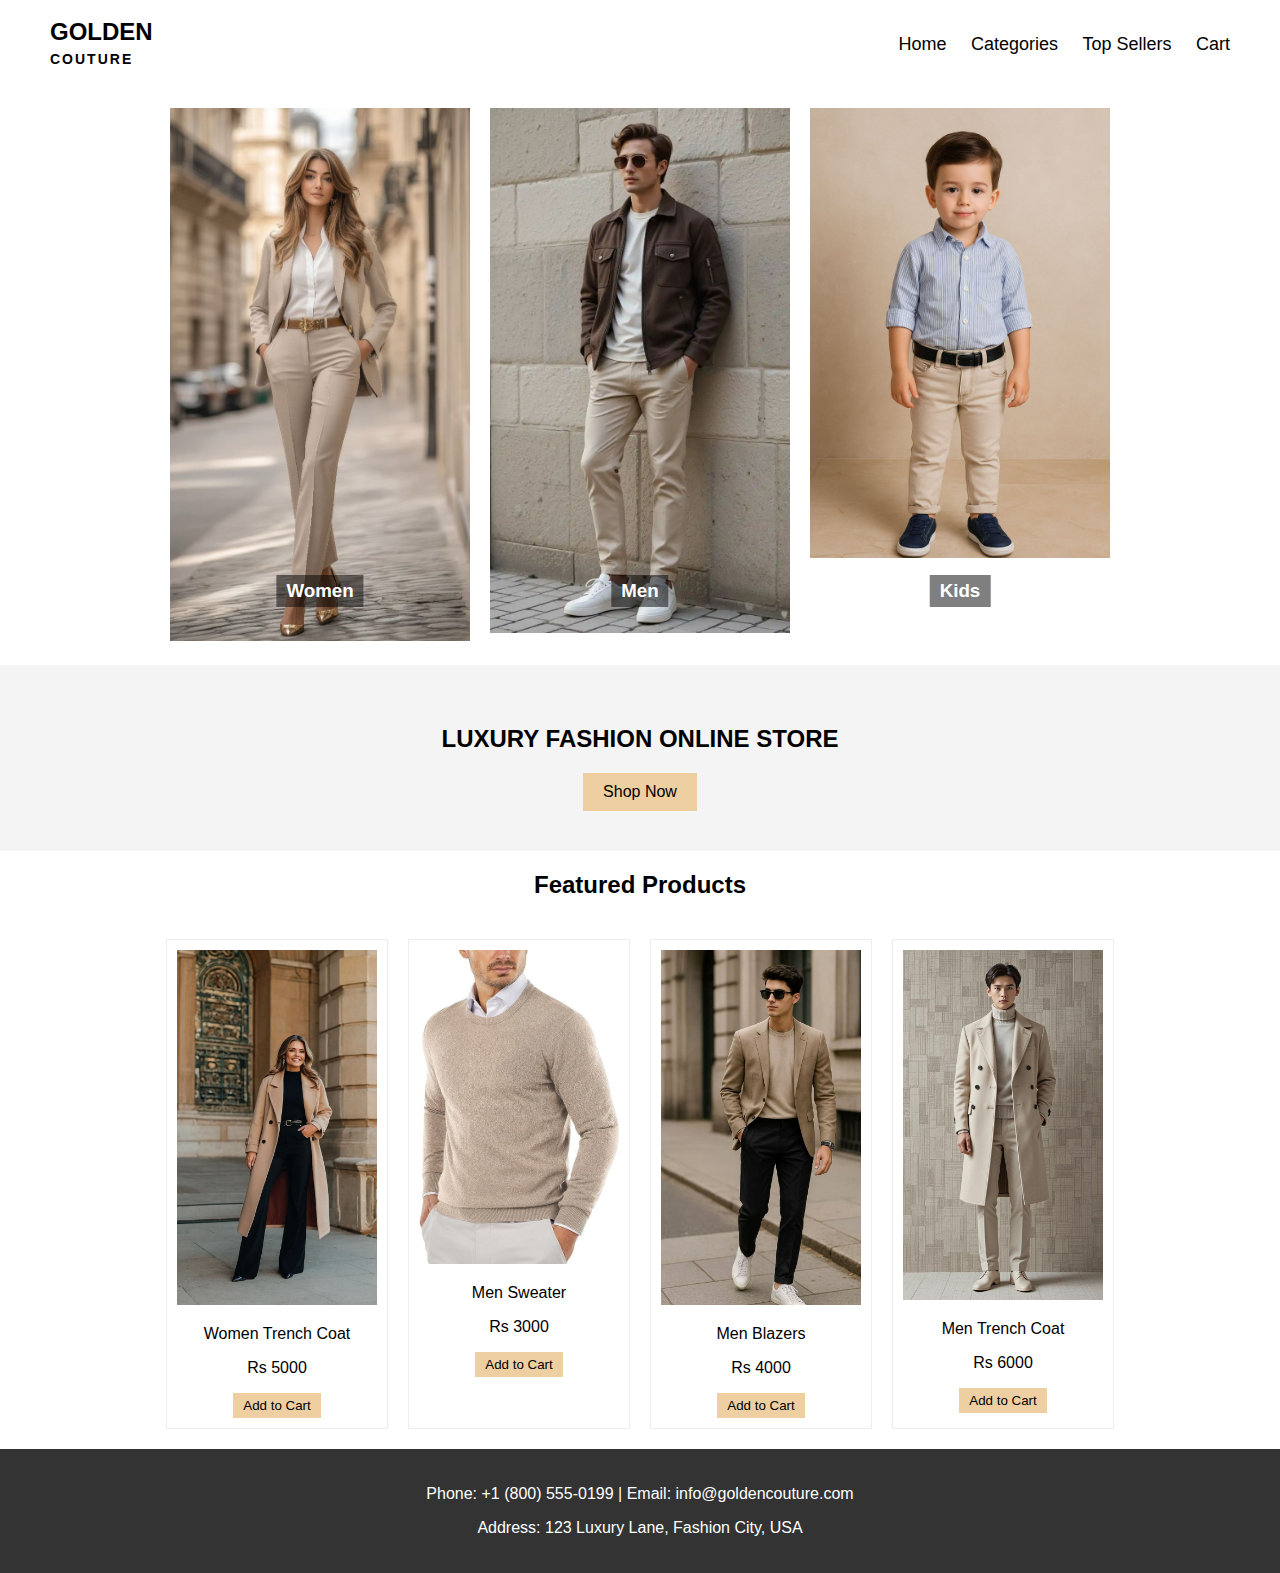
<file: index.html>
<!DOCTYPE html>
<html>
<head>
    <title>Home - Golden Couture</title>
    <link rel="stylesheet" href="home.css">
</head>
<body>

    <div class="nav">
        <div class="logo">
            <h1>GOLDEN<br><span>COUTURE</span></h1>
        </div>
        <div class="links">
            <a href="index.html">Home</a>
            <a href="categories.html">Categories</a>
            <a href="topsellers.html">Top Sellers</a>
            <a href="cart.html">Cart</a>
        </div>
    </div>

     

    <div class="hero">
        <div class="catbox">
            <img src="women.jpeg" alt="Women">
            <h3>Women</h3>
        </div>
        <div class="catbox">
            <img src="men.jpeg" alt="Men">
            <h3>Men</h3>
        </div>
        <div class="catbox">
            <img src="kids.jpeg" alt="Kids">
            <h3>Kids</h3>
        </div>
    </div>

    <div class="banner">
        <h2>LUXURY FASHION ONLINE STORE</h2>
        <button class="shopbtn" onclick="goToCategories()">Shop Now</button>
    </div>

    <h2 style="text-align: center;">Featured Products</h2>

    <div class="items">
        <div class="itembox">
            <img src="women trench coat.jpeg" alt="Coat">
            <p>Women Trench Coat</p>
            <p>Rs 5000</p>
            <button class="addbtn" onclick="addToCart()">Add to Cart</button>
        </div>

        <div class="itembox">
            <img src="men sweater.jpeg" alt="Sweater">
            <p>Men Sweater</p>
            <p>Rs 3000</p>
            <button class="addbtn" onclick="addToCart()">Add to Cart</button>
        </div>

        <div class="itembox">
            <img src="men blazzer.jpeg" alt="Blazer">
            <p>Men Blazers</p>
            <p>Rs 4000</p>
            <button class="addbtn" onclick="addToCart()">Add to Cart</button>
        </div>

        <div class="itembox">
            <img src="men trench coat.jpeg" alt="Coat">
            <p>Men Trench Coat</p>
            <p>Rs 6000</p>
            <button class="addbtn" onclick="addToCart()">Add to Cart</button>
        </div>
    </div>

    <div class="footer">
        <p>Phone: +1 (800) 555-0199 | Email: info@goldencouture.com</p>
        <p>Address: 123 Luxury Lane, Fashion City, USA</p>
    </div>

    <script>
        function goToCategories() {
            console.log("Shop Now Button Clicked");
            window.location.href = "categories.html";
        }

        function addToCart() {
            alert("Item added to cart successfully!");
        }

    </script>

</body>
</html>
</file>
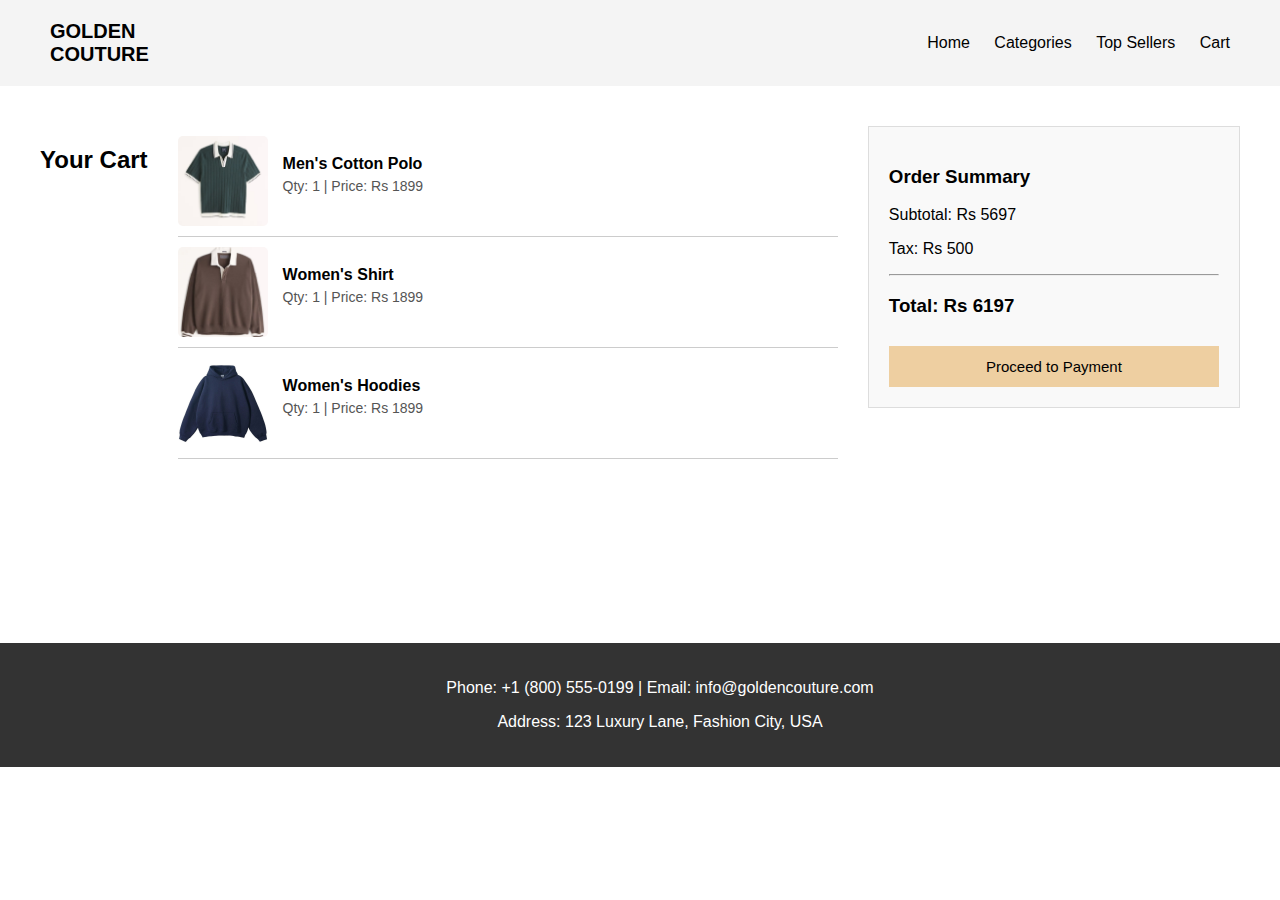
<file: cart.html>
<!DOCTYPE html>
<html>
<head>
    <title>Cart - Golden Couture</title>
    <link rel="stylesheet" href="cart.css">
</head>
<body>

    <div class="navbar">
        <div class="logo"><h1>GOLDEN<br><span>COUTURE</span></h1></div>
        <div class="navlinks">
            <a href="index.html">Home</a>
            <a href="categories.html">Categories</a>
            <a href="topsellers.html">Top Sellers</a>
            <a href="cart.html" class="active">Cart</a>
        </div>
    </div>

    <div class="cartcontainer">
        <h2>Your Cart</h2>
        
        <div class="cartitems">
            <div class="item">
                <img src="greenshirt.jpeg" alt="Item">
                <div class="details">
                    <h3>Men's Cotton Polo</h3>
                    <p>Qty: 1 | Price: Rs 1899</p>
                </div>
            </div>

            <div class="item">
                <img src="brownpolo.jpeg" alt="Item">
                <div class="details">
                    <h3>Women's Shirt</h3>
                    <p>Qty: 1 | Price: Rs 1899</p>
                </div>
            </div>

            <div class="item">
                <img src="bluehoodie.jpeg" alt="Item">
                <div class="details">
                    <h3>Women's Hoodies</h3>
                    <p>Qty: 1 | Price: Rs 1899</p>
                </div>
            </div>
        </div>

        <div class="summary">
            <h3>Order Summary</h3>
            <p>Subtotal: Rs 5697</p>
            <p>Tax: Rs 500</p>
            <hr>
            <h3>Total: Rs 6197</h3>
            <a href="payment.html">
                <button class="checkoutbtn">Proceed to Payment</button>
            </a>
        </div>
    </div>
    <br>
    <br>
    <br>
    <br>
    <br>
    <br>
    <br>
    <br>
    <div class="footer">
    <p>Phone: +1 (800) 555-0199 | Email: info@goldencouture.com</p>
    <p>Address: 123 Luxury Lane, Fashion City, USA</p>
</div>

    
    <script>
        console.log("Cart page loaded!");
    </script>

</body>
</html>
</file>
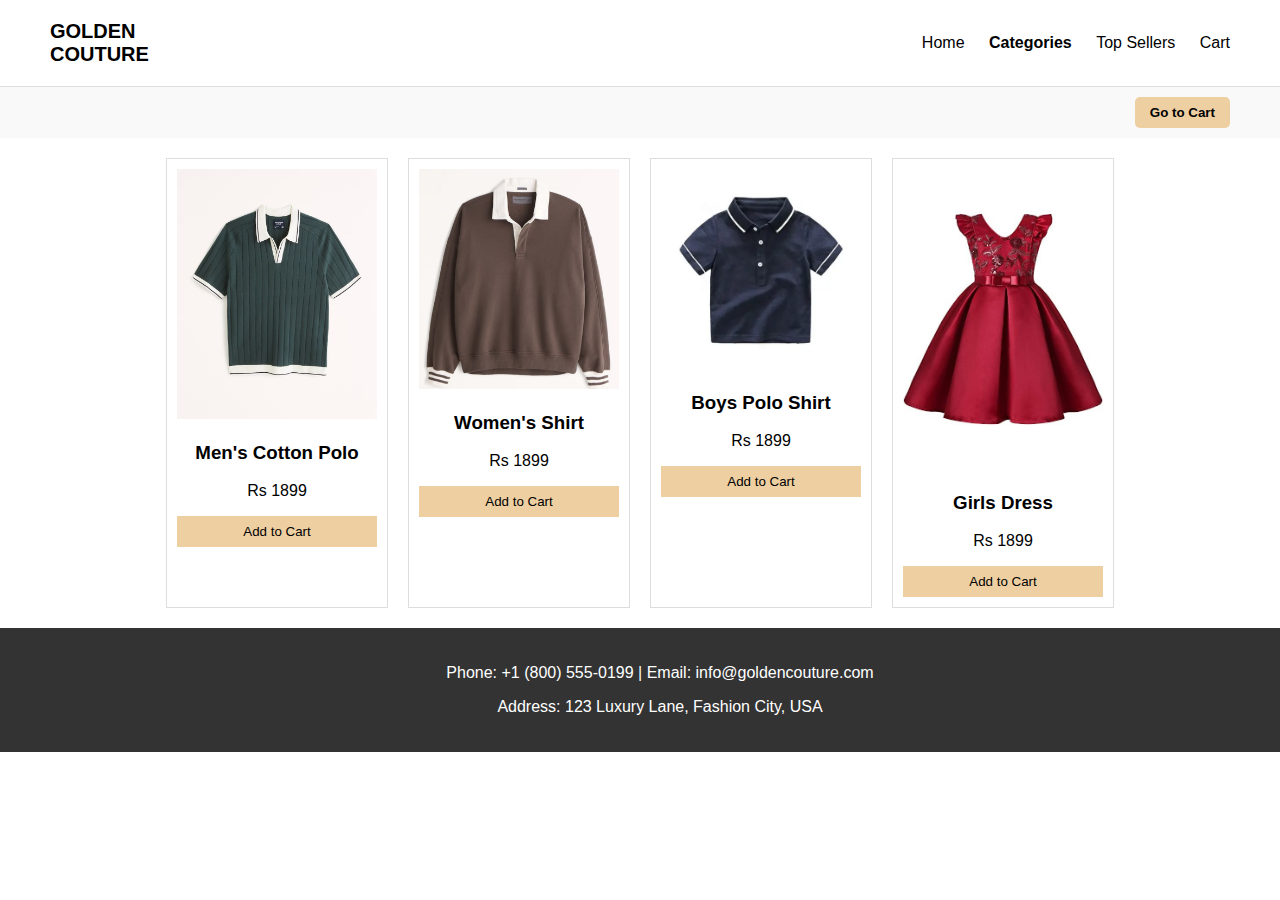
<file: categories.html>
<!DOCTYPE html>
<html>
<head>
    <title>Categories - Golden Couture</title>
    <link rel="stylesheet" href="categories.css">
</head>
<body>

    <div class="nav">
        <div class="logo">
            <h1>GOLDEN<br><span>COUTURE</span></h1>
        </div>

        <div class="links">
            <a href="index.html">Home</a>
            <a href="categories.html" class="active">Categories</a>
            <a href="topsellers.html">Top Sellers</a>
            <a href="cart.html">Cart</a>
        </div>
    </div>
    
     <div class="cartbuttoncontainer">
        <button onclick="goToCart()" class="cartbtn">Go to Cart</button>
    </div>


    <div class="main">

        <div class="grid">

            <div class="box">
                <img src="greenshirt.jpeg" alt="Polo">
                <h3>Men's Cotton Polo</h3>
                <p>Rs 1899</p>
                <button onclick="addToCart()">Add to Cart</button>
            </div>

            <div class="box">
                <img src="brownpolo.jpeg" alt="Shirt">
                <h3>Women's Shirt</h3>
                <p>Rs 1899</p>
                <button onclick="addToCart()">Add to Cart</button>
            </div>

            <div class="box">
                <img src="childblue.webp" alt="Polo Kids">
                <h3>Boys Polo Shirt</h3>
                <p>Rs 1899</p>
                <button onclick="addToCart()">Add to Cart</button>
            </div>

            <div class="box">
                <img src="redfrock.jpeg" alt="Dress">
                <h3>Girls Dress</h3>
                <p>Rs 1899</p>
                <button onclick="addToCart()">Add to Cart</button>
            </div>

        </div>
        <br>
        <br>
    </div>
    <div class="footer">
    <p>Phone: +1 (800) 555-0199 | Email: info@goldencouture.com</p>
    <p>Address: 123 Luxury Lane, Fashion City, USA</p>
</div>

    <script>
        function addToCart() {
            alert("Item added to cart successfully!");
        }
        
        function goToCart()
        {

            window.location.href="cart.html";
            console.log("Cart Button is Opened Successfully");


        }
    </script>


</body>
</html>
</file>
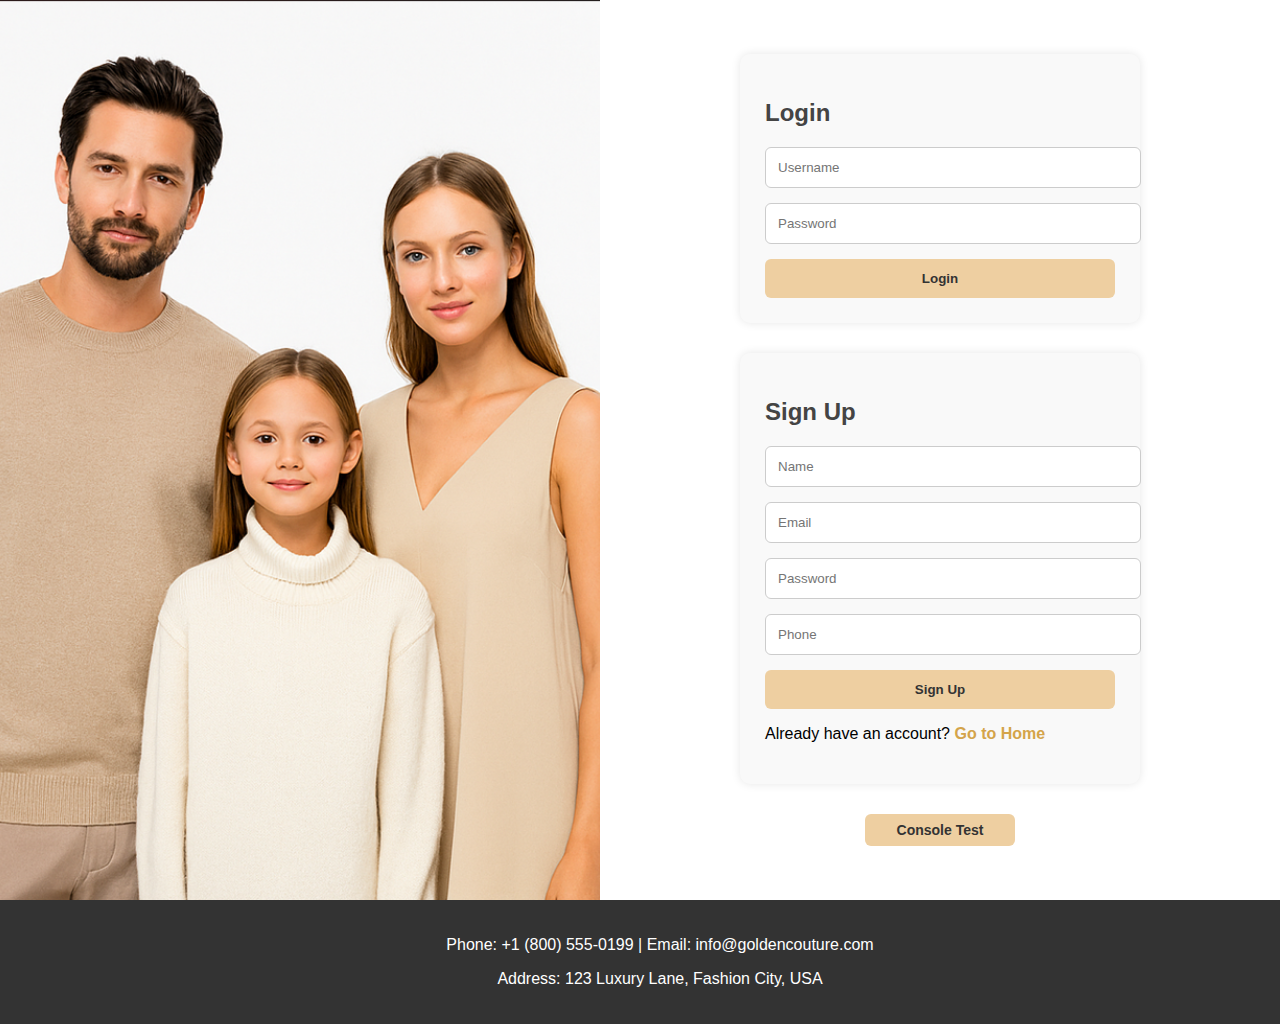
<file: login.html>
<!DOCTYPE html>
<html lang="en">
<head>
    <meta charset="UTF-8">
    <title>Login - Golden Couture</title>
    <link rel="stylesheet" href="login.css">
</head>
<body>

<div class="container">

    
    <div class="leftsection">
        <img src="login.png" alt="Login page image">
    </div>

    
    <div class="rightsection">

        <div class="formbox">
            <h2>Login</h2>
            <input type="text" class="inputfield" placeholder="Username">
            <input type="password" class="inputfield" placeholder="Password">

            
            <a href="index.html"><button class="btn">Login</button></a>
        </div>

        <div class="formbox">
            <h2>Sign Up</h2>
            <input type="text" class="inputfield" placeholder="Name">
            <input type="email" class="inputfield" placeholder="Email">
            <input type="text" class="inputfield" placeholder="Password">
            <input type="text" class="inputfield" placeholder="Phone">


            
            <a href="index.html"><button class="btn">Sign Up</button></a>

            <p>Already have an account? <a class="textlink" href="index.html">Go to Home</a></p>
        </div>

        <button class="btn" id="consolebtn" onclick="consoleClick()">Console Test</button>

    </div>

</div>

<div class="footer">
    <p>Phone: +1 (800) 555-0199 | Email: info@goldencouture.com</p>
    <p>Address: 123 Luxury Lane, Fashion City, USA</p>
</div>


<script>
    function consoleClick()
     {
        console.log("Console button clicked successfully!");
     }
</script>

</body>
</html>
</file>
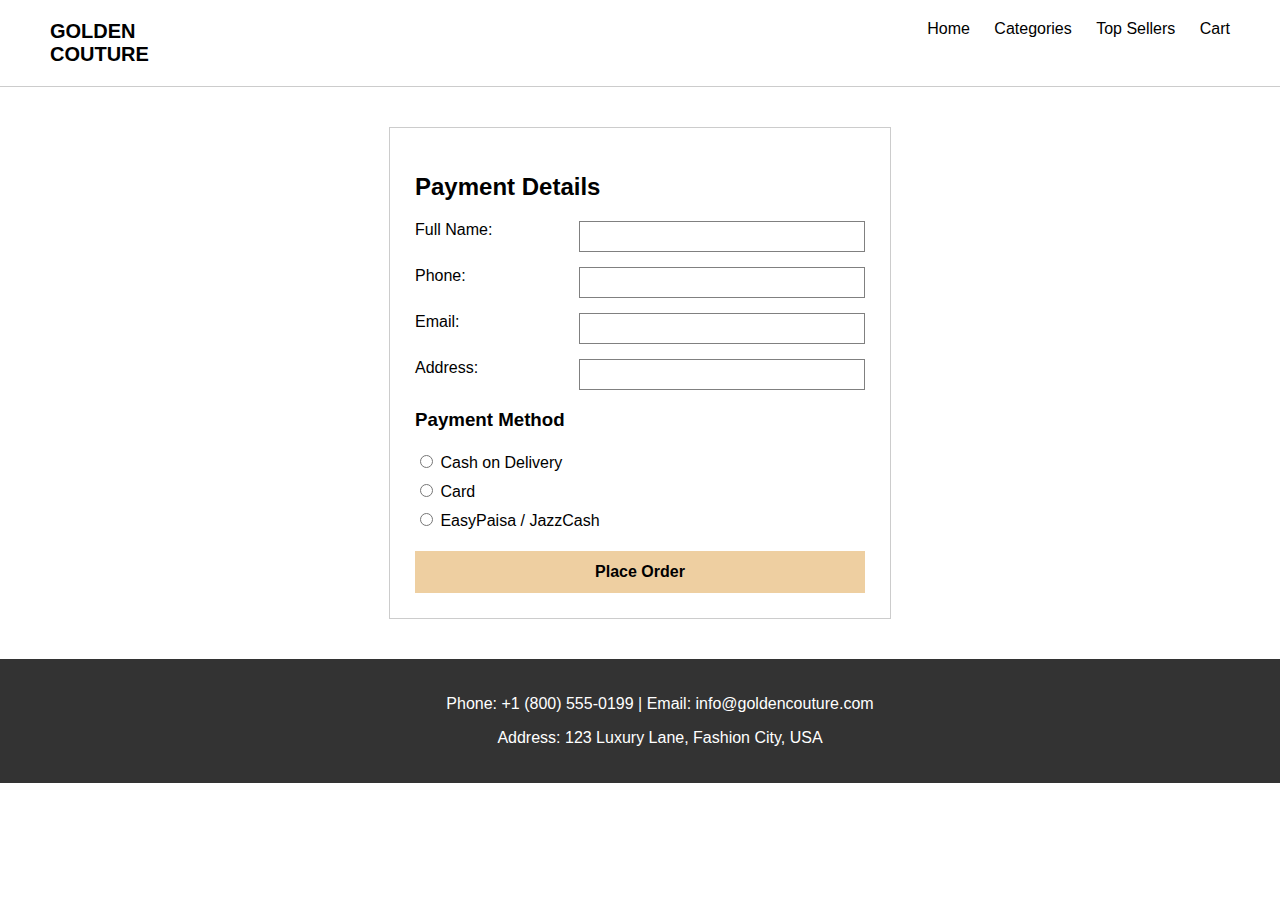
<file: payment.html>
<!DOCTYPE html>
<html>
<head>
    <title>Payment - Golden Couture</title>
    <link rel="stylesheet" href="payment.css">
</head>
<body>

    <div class="nav">
        <div class="logo"><h1>GOLDEN<br><span>COUTURE</span></h1></div>
        <div class="links">
            <a href="index.html">Home</a>
            <a href="categories.html">Categories</a>
            <a href="topsellers.html">Top Sellers</a>
            <a href="cart.html">Cart</a>
        </div>
    </div>

    <div class="box">
        <h2>Payment Details</h2>

        <form>
            <div class="row">
                <label>Full Name:</label>
                <input type="text" id="name">
            </div>

            <div class="row">
                <label>Phone:</label>
                <input type="text" id="phone">
            </div>

            <div class="row">
                <label>Email:</label>
                <input type="email" id="email">
            </div>

            <div class="row">
                <label>Address:</label>
                <input type="text" id="address">
            </div>

            <h3>Payment Method</h3>
            <div class="paybox">
                <label><input type="radio" name="pay"> Cash on Delivery</label><br>
                <label><input type="radio" name="pay"> Card</label><br>
                <label><input type="radio" name="pay"> EasyPaisa / JazzCash</label>
            </div>

            <button type="button" id="btn" onclick="placeOrder()">Place Order</button>
        </form>
    </div>

    <div class="footer">
    <p>Phone: +1 (800) 555-0199 | Email: info@goldencouture.com</p>
    <p>Address: 123 Luxury Lane, Fashion City, USA</p>
</div>

    <script>
        function placeOrder() {
            alert("Order Placed Successfully!");
            window.location.href = "index.html";
        }
    </script>

</body>
</html>
</file>
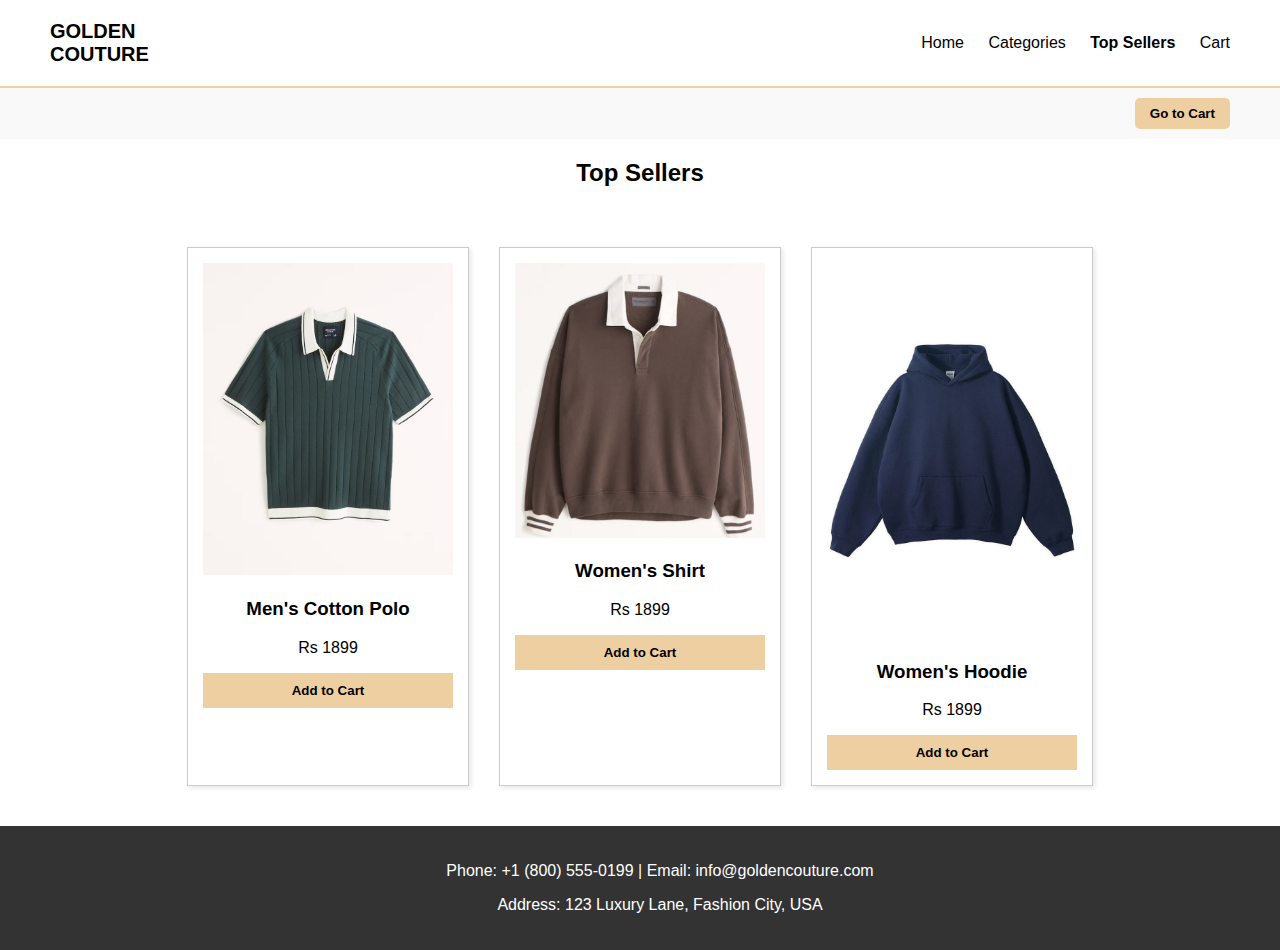
<file: topsellers.html>
<!DOCTYPE html>
<html>
<head>
    <title>Top Sellers - Golden Couture</title>
    <link rel="stylesheet" href="topsellers.css">
</head>
<body>

    <div class="navbar">
        <div class="logo"><h1>GOLDEN<br><span>COUTURE</span></h1></div>
        <div class="navlinks">
            <a href="index.html">Home</a>
            <a href="categories.html">Categories</a>
            <a href="topsellers.html" class="active">Top Sellers</a>
            <a href="cart.html">Cart</a>
        </div>
    </div>

    
     <div class="cartbuttoncontainer">
        <button onclick="goToCart()" class="cartbtn">Go to Cart</button>
    </div>


    <h2 style="text-align: center;">Top Sellers</h2>

    <div class="gridcontainer">
        <div class="card">
            <img src="greenshirt.jpeg" alt="Polo">
            <h3>Men's Cotton Polo</h3>
            <p>Rs 1899</p>
            <button onclick="addToCart()">Add to Cart</button>
        </div>

        <div class="card">
            <img src="brownpolo.jpeg" alt="Shirt">
            <h3>Women's Shirt</h3>
            <p>Rs 1899</p>
            <button onclick="addToCart()">Add to Cart</button>
        </div>

        <div class="card">
            <img src="bluehoodie.jpeg" alt="Hoodie">
            <h3>Women's Hoodie</h3>
            <p>Rs 1899</p>
            <button onclick="addToCart()">Add to Cart</button>
        </div>
    </div>
    <div class="footer">
    <p>Phone: +1 (800) 555-0199 | Email: info@goldencouture.com</p>
    <p>Address: 123 Luxury Lane, Fashion City, USA</p>
</div>

    
    <script>
        function addToCart() {
            alert("Item added to cart successfully!");
        }
        
        function goToCart()
        {

            window.location.href="cart.html";
            console.log("Cart Button is Opened Successfully");


        }
    </script>

</body>
</html>
</file>
<file: home.css>
body {
    font-family: Arial, sans-serif;
    margin: 0;
}

.nav {
    display: flex;
    justify-content: space-between;
    align-items: center;
    padding: 20px 50px;
    background-color: white;
}

.logo h1 {
    font-size: 24px;
    margin: 0;
    line-height: 1;
}

.logo span {
    font-size: 14px;
    letter-spacing: 2px;
}

.links a {
    margin-left: 20px;
    text-decoration: none;
    color: black;
    font-size: 18px;
}

.hero {
    display: flex;
    justify-content: center;
    gap: 20px;
    padding: 20px;
}

.catbox {
    text-align: center;
    position: relative;
}

.catbox img {
    width: 100%;
    max-width: 300px;
    height: auto;
}

.catbox h3 {
    position: absolute;
    bottom: 20px;
    left: 50%;
    transform: translateX(-50%);
    color: white;
    background: rgba(0,0,0,0.5);
    padding: 5px 10px;
}

.banner {
    text-align: center;
    padding: 40px;
    background-color: #f4f4f4;
}

.shopbtn {
    padding: 10px 20px;
    background-color: #eecfa1;
    border: none;
    cursor: pointer;
    font-size: 16px;
}

.items {
    display: flex;
    justify-content: center;
    gap: 20px;
    padding: 20px;
    flex-wrap: wrap;
}

.itembox {
    text-align: center;
    border: 1px solid #eee;
    padding: 10px;
    width: 200px;
}

.itembox img {
    width: 100%;
}

.addbtn {
    background-color: #eecfa1;
    border: none;
    padding: 5px 10px;
    cursor: pointer;
}

.footer {
    text-align: center;
    padding: 20px;
    background-color: #333;
    color: white;
}
</file>
<file: cart.css>
body { 
    font-family: Arial, sans-serif; 
    margin: 0; 
}

.navbar {
    display: flex;
    justify-content: space-between;
    align-items: center;
    padding: 20px 50px;
    background-color: #f4f4f4;
}

.logo h1 { 
    font-size: 20px; 
    margin: 0; 
}

.navlinks a { 
    text-decoration: none; 
    color: black; 
    margin-left: 20px; 
}

.cartcontainer {
    display: flex;
    padding: 40px;
    gap: 30px;
}

.cartitems {
    flex: 2;
}

.item {
    display: flex;
    align-items: center;
    border-bottom: 1px solid #ccc;
    padding: 10px 0;
    gap: 15px;
}

.item img {
    width: 90px;
    height: 90px;
    object-fit: cover;
    border-radius: 5px;
}

.details h3 {
    font-size: 16px;
    margin: 0;
}

.details p {
    font-size: 14px;
    color: #555;
    margin-top: 5px;
}

.summary {
    flex: 1;
    background-color: #f9f9f9;
    padding: 20px;
    border: 1px solid #ddd;
    height: fit-content;
}

.checkoutbtn {
    width: 100%;
    background-color: #eecfa1;
    border: none;
    padding: 12px;
    font-size: 15px;
    cursor: pointer;
    margin-top: 10px;
}
.footer {
    text-align: center;
    padding: 20px;
    background-color: #333;
    color: white;
    position: relative;
    bottom: 0;
    width: 100%;
}
</file>
<file: categories.css>
body {
    font-family: Arial, sans-serif;
    margin: 0;
}

.nav {
    display: flex;
    justify-content: space-between;
    align-items: center;
    padding: 20px 50px;
    border-bottom: 1px solid #ddd;
}

.logo h1 {
    font-size: 20px;
    margin: 0;
}

.links a {
    text-decoration: none;
    color: black;
    margin-left: 20px;
}

.active {
    font-weight: bold;
    text-decoration: underline;
}

.main {
    display: flex;
    padding: 20px;
}

.grid {
    display: flex;
    flex-wrap: wrap;
    gap: 20px;
    justify-content: center;
    width: 100%;
}

.box {
    border: 1px solid #ddd;
    padding: 10px;
    width: 200px;
    text-align: center;
}

.box img {
    width: 100%;
}

.box button {
    background-color: #eecfa1;
    border: none;
    padding: 8px;
    width: 100%;
    cursor: pointer;
}
.cartbuttoncontainer {
    text-align: right;       
    padding: 10px 50px;         
    background-color: #f9f9f9; 
}

.cartbtn {
    padding: 8px 15px;        
    background-color: #eecfa1;  
    border: none;               
    border-radius: 5px;         
    font-weight: bold;          
    
}
.footer {
    text-align: center;
    padding: 20px;
    background-color: #333;
    color: white;
    position: relative;
    bottom: 0;
    width: 100%;
}
</file>
<file: login.css>
body {
    margin: 0;
    padding: 0;
    font-family: Arial, sans-serif;
}

.container {
    display: flex;
    height: 100vh;
}


.leftsection {
    width: 50%;
}

.leftsection img {
    width: 100%;
    height: 100%;
    object-fit: cover;
}


.rightsection {
    width: 50%;
    display: flex;
    flex-direction: column;
    justify-content: center;
    align-items: center;
    background: #fff;
    padding: 40px;
}


.formbox {
    width: 80%;
    max-width: 350px;
    background: #f9f9f9;
    padding: 25px;
    margin-bottom: 30px;
    border-radius: 10px;
    box-shadow: 0px 0px 10px rgba(0,0,0,0.1);
}

.formbox h2 {
    margin-bottom: 20px;
    color: #444;
}

.inputfield {
    width: 100%;
    padding: 12px;
    margin-bottom: 15px;
    border: 1px solid #ccc;
    border-radius: 6px;
}

.btn {
    width: 100%;
    padding: 12px;
    border: none;
    background-color: #eecfa1;
    color: #333;
    font-weight: bold;
    cursor: pointer;
    border-radius: 6px;
}

#consolebtn
{
    width: 150px;      
    padding: 8px;      
    font-size: 14px
}

.textlink {
    color: #d4a44a;
    text-decoration: none;
    font-weight: bold;
}


.footer {
    text-align: center;
    padding: 20px;
    background-color: #333;
    color: white;
    position: relative;
    bottom: 0;
    width: 100%;
}
</file>
<file: payment.css>
body {
    font-family: Arial;
    margin: 0;
}

.nav {
    display: flex;
    justify-content: space-between;
    padding: 20px 50px;
    border-bottom: 1px solid #ccc;
}

.logo h1 {
    font-size: 20px;
    margin: 0;
}

.links a {
    margin-left: 20px;
    text-decoration: none;
    color: black;
}

.box {
    width: 450px;
    margin: 40px auto;
    padding: 25px;
    border: 1px solid #ccc;
}

.row {
    display: flex;
    justify-content: space-between;
    margin-bottom: 15px;
}

.row input {
    width: 60%;
    padding: 7px;
    border: 1px solid grey;
}

.paybox {
    margin: 15px 0;
    line-height: 1.8;
}

#btn {
    width: 100%;
    padding: 12px;
    background-color: #eecfa1;
    border: none;
    cursor: pointer;
    font-size: 16px;
    font-weight: bold;
}
.footer {
    text-align: center;
    padding: 20px;
    background-color: #333;
    color: white;
    position: relative;
    bottom: 0;
    width: 100%;
}
</file>
<file: topsellers.css>
body { 
    font-family: Arial, sans-serif; 
    margin: 0; 
}

.navbar {
    display: flex;
    justify-content: space-between;
    align-items: center;
    padding: 20px 50px;
    background-color: white;
    border-bottom: 2px solid #eecfa1;
}

.logo h1 { 
    font-size: 20px; 
    margin: 0; 
}

.navlinks a { 
    text-decoration: none; 
    color: black; 
    margin-left: 20px; 
}

.active { 
    color: #d4af37; 
    font-weight: bold; 
}

.gridcontainer {
    display: flex;
    justify-content: center;
    flex-wrap: wrap;
    gap: 30px;
    padding: 40px;
}

.card {
    border: 1px solid #ccc;
    padding: 15px;
    width: 250px;
    text-align: center;
    box-shadow: 2px 2px 5px rgba(0,0,0,0.1);
}

.card img { 
    width: 100%; 
    height: auto; 
}

.card button {
    background-color: #eecfa1;
    border: none;
    padding: 10px;
    width: 100%;
    cursor: pointer;
    font-weight: bold;
}
.cartbuttoncontainer {
    text-align: right;       
    padding: 10px 50px;         
    background-color: #f9f9f9; 
}

.cartbtn {
    padding: 8px 15px;        
    background-color: #eecfa1;  
    border: none;               
    border-radius: 5px;         
    font-weight: bold;          
    
}
.footer {
    text-align: center;
    padding: 20px;
    background-color: #333;
    color: white;
    position: relative;
    bottom: 0;
    width: 100%;
}
</file>
